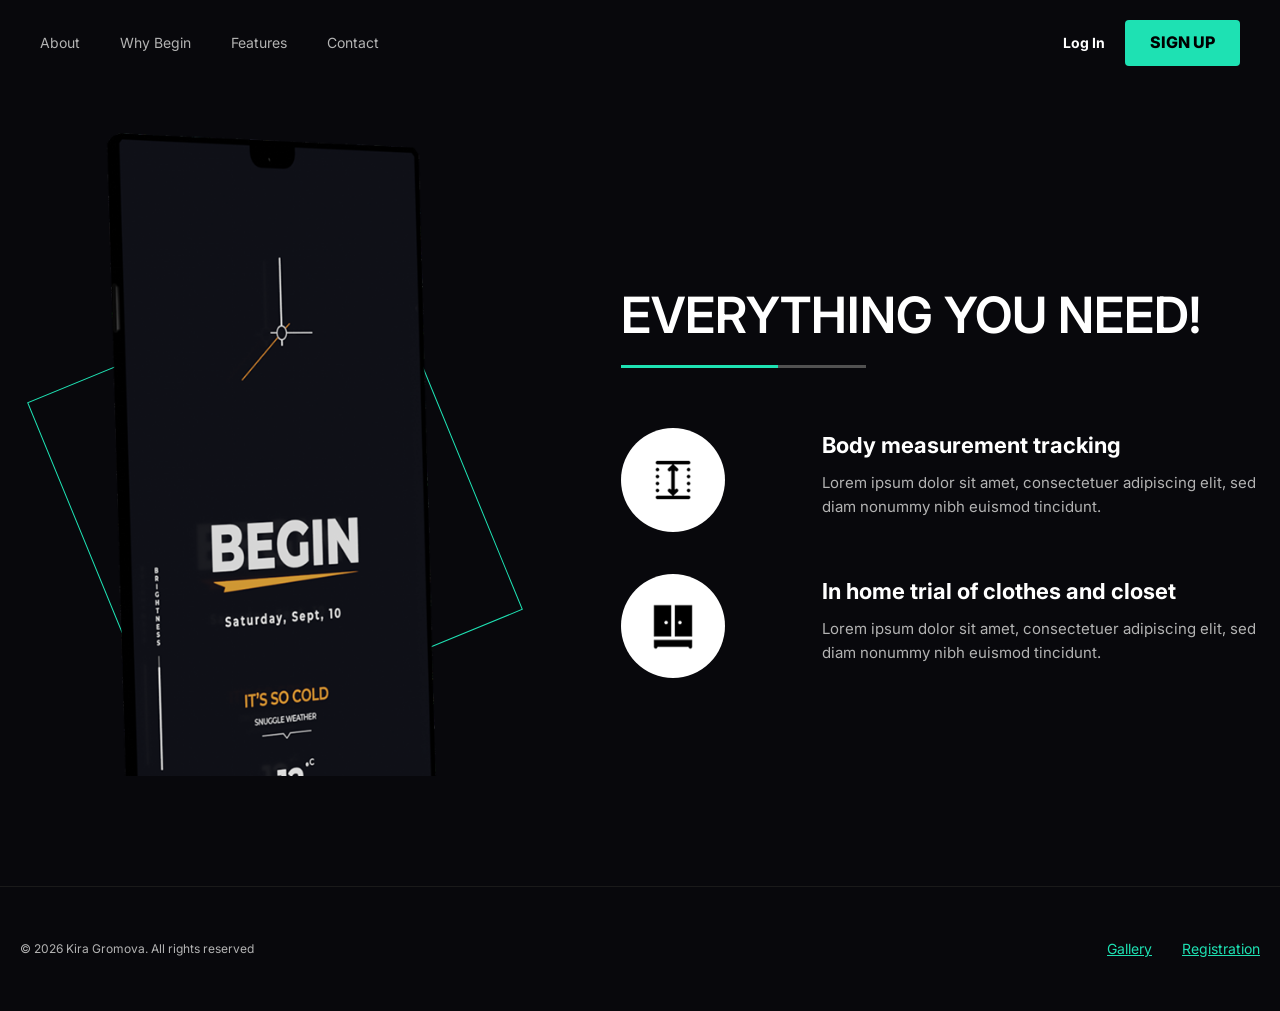
<file: index.html>
<!DOCTYPE html>
<html lang="en">
<!-- КОНТЕНТ НА АНГЛИЙСКОМ ПОЭТОМУ НЕ РУ -->

<head>
    <meta charset="UTF-8">
    <meta name="viewport" content="width=device-width, initial-scale=1.0">
    <title>Begin App | Everything You Need</title>
    <link rel="icon" href="img/favicon.png" type="image/png">
    <link href="https://fonts.googleapis.com/css2?family=Inter:wght@400;700&display=swap" rel="stylesheet">

    <link rel="stylesheet" href="css/normalize.css">
    <link rel="stylesheet" href="css/style.css">
</head>

<body>
    <a href="#main" class="skip-link">К основному контенту</a>

    <header class="header">
        <div class="container nav-container">
            <a href="index.html" class="mobile-menu-link">Menu</a>

            <nav class="nav">
                <ul class="nav-list">
                    <li><a href="index.html" class="nav-link active">About</a></li>
                    <li><a href="#" class="nav-link">Why Begin</a></li>
                    <li><a href="#" class="nav-link">Features</a></li>
                    <li><a href="#" class="nav-link">Contact</a></li>
                </ul>
            </nav>

            <div class="auth-buttons">
                <a href="login.html" class="btn-login">Log In</a>
                <a href="form.html" class="btn-signup">SIGN UP</a>
            </div>
        </div>
    </header>

    <main id="main">
        <section class="hero">
            <div class="container hero-container">
                <div class="hero-image">
                    <img src="img/phone-mockup.png" alt="Begin App Interface" class="phone-img">
                    <div class="accent-frame"></div>
                </div>

                <div class="hero-content">
                    <h1 class="main-title">EVERYTHING YOU NEED!</h1>
                    <div class="title-underline"></div>

                    <div class="features-list">
                        <article class="feature-item">
                            <div class="feature-icon">
                                <img src="img/icon-measure.png" alt="Icon">
                            </div>
                            <div class="feature-text">
                                <h2>Body measurement tracking</h2>
                                <p>Lorem ipsum dolor sit amet, consectetuer adipiscing elit, sed diam nonummy nibh
                                    euismod tincidunt.</p>
                            </div>
                        </article>

                        <article class="feature-item">
                            <div class="feature-icon">
                                <img src="img/icon-closet.png" alt="Icon">
                            </div>
                            <div class="feature-text">
                                <h2>In home trial of clothes and closet</h2>
                                <p>Lorem ipsum dolor sit amet, consectetuer adipiscing elit, sed diam nonummy nibh
                                    euismod tincidunt.</p>
                            </div>
                        </article>
                    </div>
                </div>
            </div>
        </section>
    </main>

    <footer class="footer">
        <div class="container footer-container">
            <p class="copyright">&copy; 2026 Kira Gromova. All rights reserved</p>
            <nav class="footer-nav">
                <a href="grid.html" class="footer-link">Gallery</a>
                <a href="form.html" class="footer-link">Registration</a>
            </nav>
        </div>
    </footer>
</body>

</html>
</file>
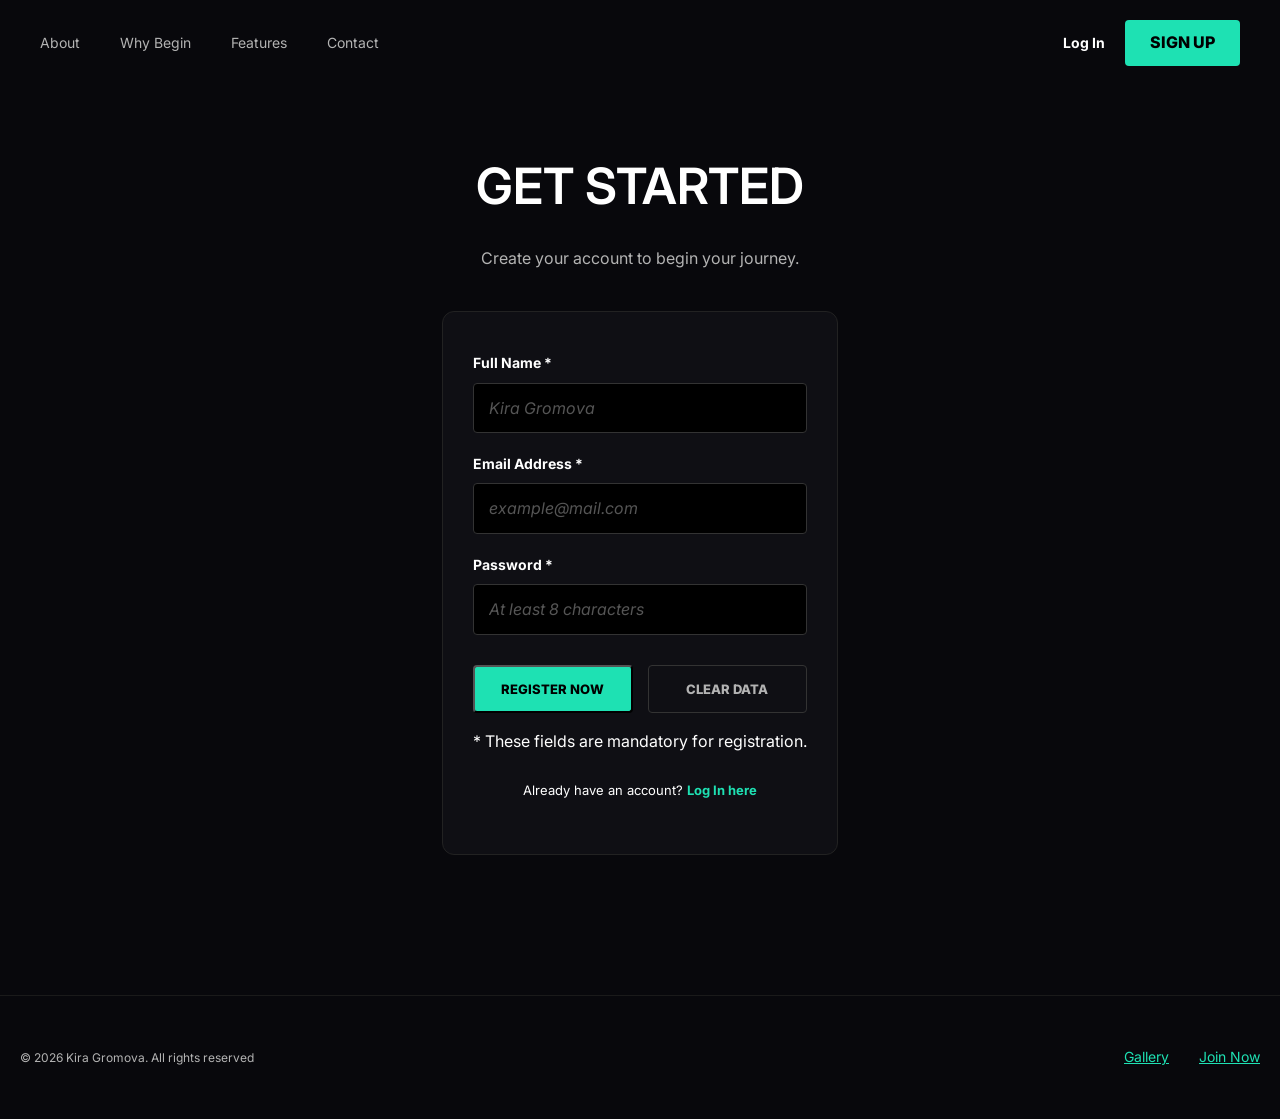
<file: form.html>
<!DOCTYPE html>
<html lang="en">

<head>
    <meta charset="UTF-8">
    <meta name="viewport" content="width=device-width, initial-scale=1.0">
    <title>Begin App | Photo Gallery</title>
    <link rel="icon" href="img/favicon.png" type="image/png">
    <link href="https://fonts.googleapis.com/css2?family=Inter:wght@400;700;800&display=swap" rel="stylesheet">
    <link rel="stylesheet" href="css/normalize.css">
    <link rel="stylesheet" href="css/style.css">
</head>

<body>
    <a href="#main" class="skip-link">Skip to content</a>

    <header class="header">
        <div class="container nav-container">
            <a href="index.html" class="mobile-menu-link">Menu</a>

            <nav class="nav">
                <ul class="nav-list">
                    <li><a href="index.html" class="nav-link">About</a></li>
                    <li><a href="#" class="nav-link">Why Begin</a></li>
                    <li><a href="#" class="nav-link">Features</a></li>
                    <li><a href="#" class="nav-link">Contact</a></li>
                </ul>
            </nav>
            <div class="auth-buttons">
                <a href="login.html" class="btn-login">Log In</a>
                <a href="form.html" class="btn-signup">SIGN UP</a>
            </div>
        </div>
    </header>

    <main id="main">
        <section class="registration-section">
            <div class="container">
                <h1 class="main-title" style="text-align: center; margin-bottom: 2rem;">Get Started</h1>
                <p style="text-align: center; color: var(--gray-text); margin-bottom: 4rem;">Create your account to
                    begin your journey.</p>

                <form action="https://httpbin.org/post" method="POST" class="auth-form">

                    <div class="form-group">
                        <label for="full-name">Full Name <span class="required-star" aria-hidden="true">*</span></label>
                        <input type="text" id="full-name" name="user_name" placeholder="Kira Gromova" required>
                    </div>

                    <div class="form-group">
                        <label for="user-email">Email Address <span class="required-star"
                                aria-hidden="true">*</span></label>
                        <input type="email" id="user-email" name="user_email" placeholder="example@mail.com" required>
                    </div>

                    <div class="form-group">
                        <label for="user-pass">Password <span class="required-star" aria-hidden="true">*</span></label>
                        <input type="password" id="user-pass" name="user_password" placeholder="At least 8 characters"
                            required>
                    </div>

                    <div class="form-controls">
                        <button type="submit" class="btn-signup">Register Now</button>
                        <button type="reset" class="btn-reset">Clear Data</button>
                    </div>

                    <p class="form-info">* These fields are mandatory for registration.</p>
                    <p class="form-switch" style="margin-top: 2.5rem; text-align: center; font-size: 1.3rem;">
                        Already have an account? <a href="login.html"
                            style="color: var(--accent-mint); font-weight: 700;">Log In here</a>
                    </p>
                </form>
            </div>
        </section>
    </main>

    <footer class="footer">
        <div class="container footer-container">
            <p class="copyright">&copy; 2026 Kira Gromova. All rights reserved</p>
            <nav class="footer-nav">
                <a href="grid.html" class="footer-link">Gallery</a>
                <a href="form.html" class="footer-link">Join Now</a>
            </nav>
        </div>
    </footer>
</body>

</html>
</file>
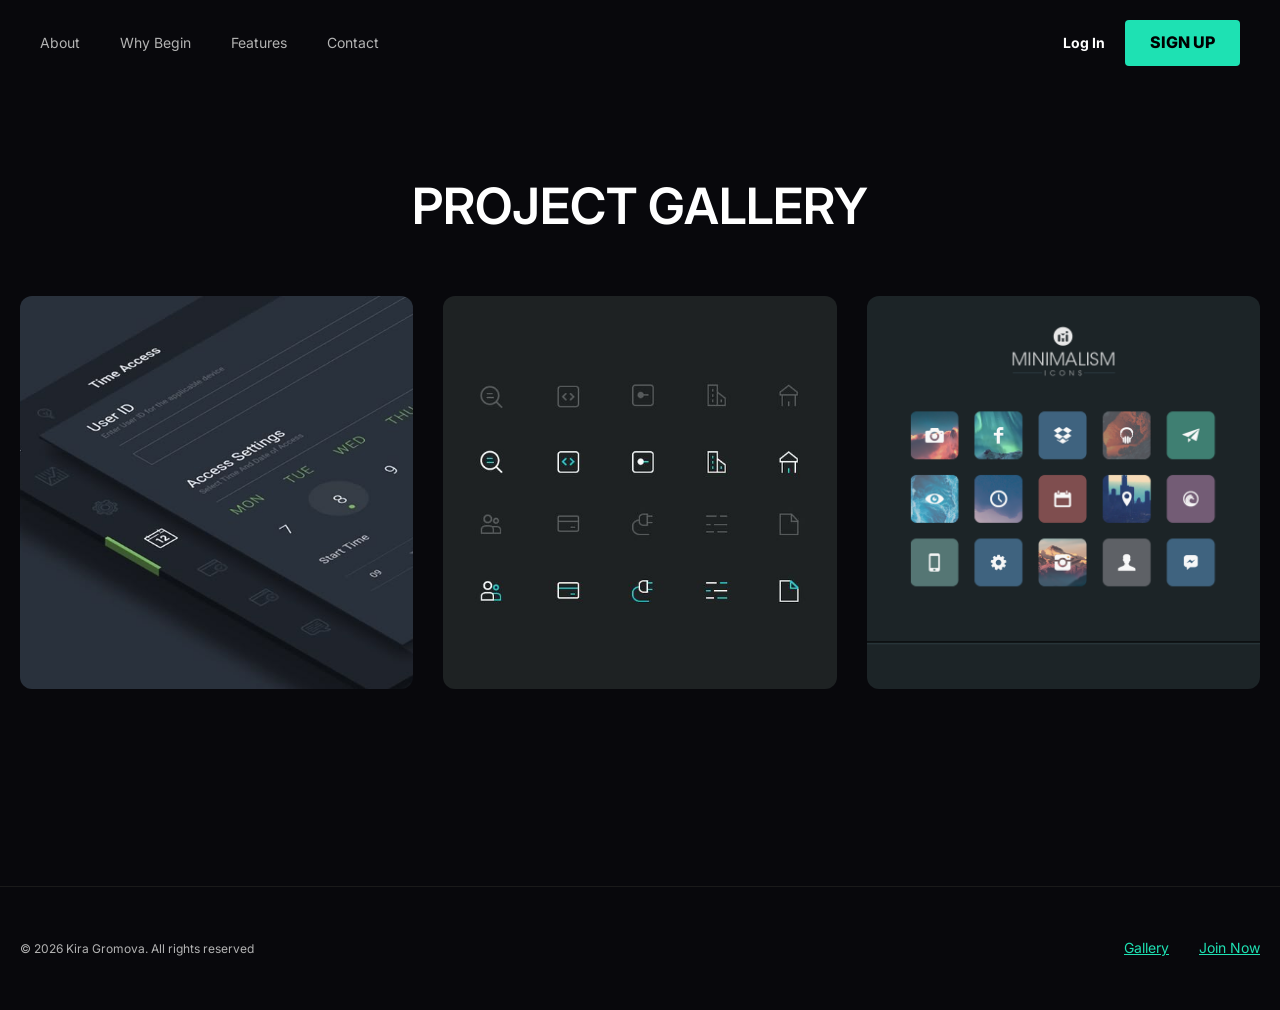
<file: grid.html>
<!DOCTYPE html>
<html lang="en">

<head>
    <meta charset="UTF-8">
    <meta name="viewport" content="width=device-width, initial-scale=1.0">
    <title>Begin App | Photo Gallery</title>
    <link rel="icon" href="img/favicon.png" type="image/png">
    <link href="https://fonts.googleapis.com/css2?family=Inter:wght@400;700;800&display=swap" rel="stylesheet">
    <link rel="stylesheet" href="css/normalize.css">
    <link rel="stylesheet" href="css/style.css">
</head>

<body>
    <a href="#main" class="skip-link">Skip to content</a>

    <header class="header">
        <div class="container nav-container">
            <a href="index.html" class="mobile-menu-link">Menu</a>

            <nav class="nav">
                <ul class="nav-list">
                    <li><a href="index.html" class="nav-link">About</a></li>
                    <li><a href="#" class="nav-link">Why Begin</a></li>
                    <li><a href="#" class="nav-link">Features</a></li>
                    <li><a href="#" class="nav-link">Contact</a></li>
                </ul>
            </nav>
            <div class="auth-buttons">
                <a href="login.html" class="btn-login">Log In</a>
                <a href="form.html" class="btn-signup">SIGN UP</a>
            </div>
        </div>
    </header>

    <main id="main">
        <section class="gallery-section">
            <div class="container">
                <h1 class="main-title" style="text-align: center; margin-bottom: 5rem;">Project Gallery</h1>

                <div class="gallery-grid">
                    <div class="gallery-item">
                        <img src="img/gallery/gallery-1.jpg" alt="User profile stats" class="gallery-img">
                        <a href="#" class="gallery-btn">View Project</a>
                    </div>
                    <div class="gallery-item">
                        <img src="img/gallery/gallery-2.jpg" alt="Life tracking dashboard" class="gallery-img">
                        <a href="#" class="gallery-btn">View Project</a>
                    </div>
                    <div class="gallery-item">
                        <img src="img/gallery/gallery-3.png" alt="Select application icons" class="gallery-img">
                        <a href="#" class="gallery-btn">View Project</a>
                    </div>
                </div>
            </div>
        </section>
    </main>

    <footer class="footer">
        <div class="container footer-container">
            <p class="copyright">&copy; 2026 Kira Gromova. All rights reserved</p>
            <nav class="footer-nav">
                <a href="grid.html" class="footer-link">Gallery</a>
                <a href="form.html" class="footer-link">Join Now</a>
            </nav>
        </div>
    </footer>
</body>

</html>
</file>
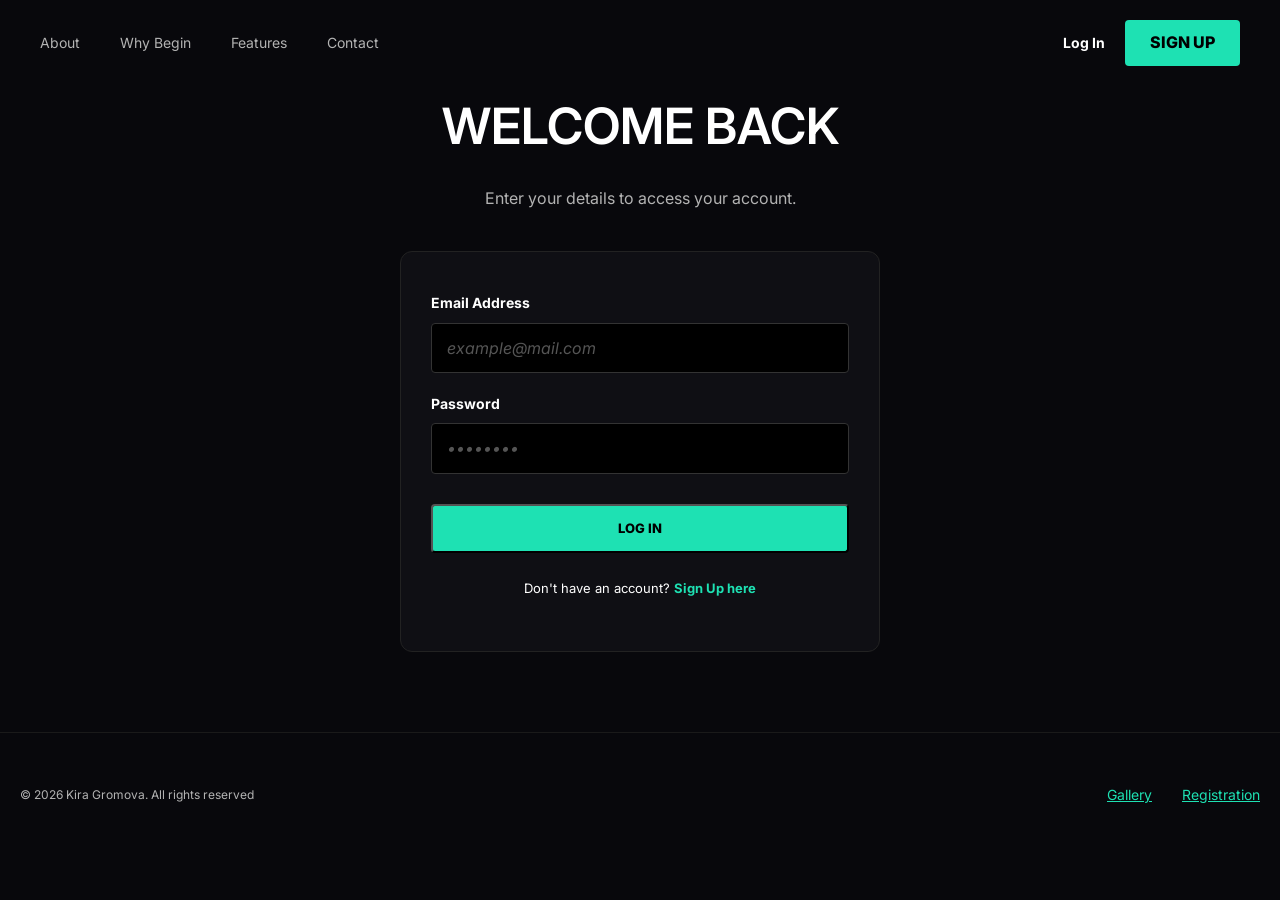
<file: login.html>
<!DOCTYPE html>
<html lang="en">
<!-- КОНТЕНТ НА АНГЛИЙСКОМ ПОЭТОМУ НЕ РУ -->

<head>
    <meta charset="UTF-8">
    <meta name="viewport" content="width=device-width, initial-scale=1.0">
    <title>Begin App | Everything You Need</title>
    <link rel="icon" href="img/favicon.png" type="image/png">
    <link href="https://fonts.googleapis.com/css2?family=Inter:wght@400;700&display=swap" rel="stylesheet">

    <link rel="stylesheet" href="css/normalize.css">
    <link rel="stylesheet" href="css/style.css">
</head>

<body>
    <a href="#main" class="skip-link">К основному контенту</a>

    <header class="header">
        <div class="container nav-container">
            <a href="index.html" class="mobile-menu-link">Menu</a>

            <nav class="nav">
                <ul class="nav-list">
                    <li><a href="index.html" class="nav-link active">About</a></li>
                    <li><a href="#" class="nav-link">Why Begin</a></li>
                    <li><a href="#" class="nav-link">Features</a></li>
                    <li><a href="#" class="nav-link">Contact</a></li>
                </ul>
            </nav>

            <div class="auth-buttons">
                <a href="login.html" class="btn-login">Log In</a>
                <a href="form.html" class="btn-signup">SIGN UP</a>
            </div>
        </div>
    </header>

    <main id="main">
        <section class="auth-section">
            <div class="container">
                <h1 class="main-title" style="text-align: center; margin-bottom: 2rem;">Welcome Back</h1>
                <p style="text-align: center; color: var(--gray-text); margin-bottom: 4rem;">Enter your details to
                    access your account.</p>

                <form action="https://httpbin.org/post" method="POST" class="auth-form">
                    <div class="form-group">
                        <label for="login-email">Email Address</label>
                        <input type="email" id="login-email" name="login_email" placeholder="example@mail.com" required>
                    </div>

                    <div class="form-group">
                        <label for="login-pass">Password</label>
                        <input type="password" id="login-pass" name="login_password" placeholder="••••••••" required>
                    </div>

                    <div class="form-controls">
                        <button type="submit" class="btn-signup">Log In</button>
                    </div>

                    <p class="form-switch" style="margin-top: 2.5rem; text-align: center; font-size: 1.3rem;">
                        Don't have an account? <a href="form.html"
                            style="color: var(--accent-mint); font-weight: 700;">Sign Up here</a>
                    </p>
                </form>
            </div>
        </section>
    </main>

    <footer class="footer">
        <div class="container footer-container">
            <p class="copyright">&copy; 2026 Kira Gromova. All rights reserved</p>
            <nav class="footer-nav">
                <a href="grid.html" class="footer-link">Gallery</a>
                <a href="form.html" class="footer-link">Registration</a>
            </nav>
        </div>
    </footer>
</body>

</html>
</file>
<file: css/style.css>
:root {
    font-size: 62.5%;
    --bg-dark: #08080C;
    --text-white: #ffffff;
    --accent-mint: #1EE1B3;
    --gray-text: #B3B3B3;
    --transition: all 0.3s ease;
}

*,
*::before,
*::after {
    box-sizing: border-box;
}

body {
    background-color: var(--bg-dark);
    color: var(--text-white);
    font-family: 'Inter', sans-serif;
    font-size: 1.6rem;
    line-height: 1.6;
    margin: 0;
    overflow-x: hidden;
    /* Защита от горизонтального скролла \ Block horizontal scroll*/
}

.container {
    max-width: 153.9rem;
    margin: 0 auto;
    padding: 0 2rem;
}

/* --- HEADER --- */

.mobile-menu-link {
    display: none;
    color: var(--text-white);
    font-size: 1.4rem;
    font-weight: 100;
    text-decoration: none;
}

.header {
    background: transparent;
    padding: 2rem 0;
}

.nav-container {
    display: flex;
    justify-content: space-between;
    align-items: center;
    padding: 0 10rem;
}

.nav-list {
    display: flex;
    list-style: none;
    gap: 9.3rem;
    margin: 0;
    padding: 0;
}

.nav-list a {
    font-size: 1.4rem;
    color: var(--gray-text);
    text-transform: capitalize;
}

.nav-list a:hover {
    color: var(--accent-mint);
}

.auth-buttons {
    display: flex;
    align-items: center;
    gap: 2rem;
}

.btn-login {
    font-weight: bold;
    font-size: 1.4rem;
}

.btn-signup {
    background-color: var(--accent-mint);
    color: #000;
    font-weight: 800;
    padding: 1rem 2.5rem;
    border-radius: 4px;
    text-transform: uppercase;
}

/* --- HERO SECTION --- */
.hero-container {
    display: flex;
    align-items: flex-start;
    justify-content: space-between;
    gap: 21.8rem;
    height: 76.9rem;
    padding: 0;
}

.hero-image {
    position: relative;
    display: flex;
    justify-content: center;
    align-items: center;
    flex: 0 0 auto;
}

.phone-img {
    position: relative;
    z-index: 2;
    width: 61rem;
    height: auto;
    max-height: 76.9rem;
}

.accent-frame {
    position: absolute;
    width: 44rem;
    height: 44rem;
    border: 1px solid var(--accent-mint);
    z-index: 1;
    top: 59%;
    left: 50%;
    transform: translate(-50%, -50%) rotate(-22.32deg);
    pointer-events: none;
}

.hero-content {
    padding-top: 6.0rem;
    width: 65.9rem;
    flex: 0 0 auto;
}

.main-title {
    font-size: 5rem;
    font-weight: 600;
    text-transform: uppercase;
    white-space: nowrap;
    margin: 0;
}

.title-underline {
    width: 24.5rem;
    height: 0.3rem;
    background: linear-gradient(90deg, #1EE1B3 64.08%, #515151 64.08%);
    margin: 1rem 0 11.5rem 0;
}

.features-list {
    display: flex;
    flex-direction: column;
    gap: 4.2rem;
}

.feature-item {
    display: flex;
    align-items: flex-start;
    gap: 9.7rem;
    width: 100%;
}

.feature-icon {
    background: #fff;
    border-radius: 50%;
    width: 10.4rem;
    height: 10.4rem;
    display: flex;
    align-items: center;
    justify-content: center;
    flex-shrink: 0;
}

.feature-icon img {
    width: 5.2rem;
    height: auto;
}

.feature-text h2 {
    font-size: 2.2rem;
    margin: 0 0 0.8rem 0;
    color: var(--text-white);
}

.feature-text p {
    color: var(--gray-text);
    font-size: 1.5rem;
    margin: 0;
}

/* --- UTILS & FOOTER --- */
a {
    text-decoration: none;
    color: inherit;
    transition: var(--transition);
}

.skip-link {
    position: absolute;
    top: -100rem;
    left: 2rem;
    background: var(--accent-mint);
    color: #000;
    padding: 1.5rem 2.5rem;
    z-index: 1000;
    font-weight: 800;
    text-transform: uppercase;
    transition: top 0.2s ease;
}

.skip-link:focus {
    top: 0;
}

.footer {
    padding: 4rem 0;
    border-top: 1px solid #1A1A1A;
    margin-top: 8rem;
}

.footer-container {
    display: flex;
    justify-content: space-between;
    align-items: center;
}

.copyright {
    color: var(--gray-text);
    font-size: 1.2rem;
}

.footer-nav {
    display: flex;
    gap: 3rem;
}

.footer-link {
    font-size: 1.4rem;
    color: var(--accent-mint);
    text-decoration: underline;
}

/* --- SECTION GALLERY --- */
.gallery-section {
    padding: 8rem 0;
    min-height: 80vh;
}

.gallery-grid {
    display: grid;
    grid-template-columns: repeat(auto-fit, minmax(35rem, 1fr));
    gap: 3rem;
    justify-content: center;
}

.gallery-item {
    display: grid;
    grid-template-areas: "content";
    aspect-ratio: 1 / 1;
    border-radius: 1.2rem;
    overflow: hidden;
    background-color: var(--bg-dark);
    max-width: 50rem;
    /* !IMPORTANT! Ограничитель, чтобы на широких экранах не разносило */
    justify-self: center;
}

.gallery-img {
    grid-area: content;
    width: 100%;
    height: 100%;
    object-fit: cover;
    transition: transform 0.4s ease, filter 0.4s ease;
}

.gallery-btn {
    grid-area: content;
    align-self: center;
    justify-self: center;
    z-index: 2;
    padding: 1.5rem 3rem;
    background-color: var(--accent-mint);
    color: #000;
    font-weight: 800;
    text-transform: uppercase;
    font-size: 1.4rem;
    border-radius: 0.4rem;
    opacity: 0;
    transform: scale(0.8) rotate(-5deg);
    transition: all 0.3s ease;
}

.gallery-item:hover .gallery-img {
    transform: scale(1.1);
    filter: brightness(0.4);
}

.gallery-item:hover .gallery-btn {
    opacity: 1;
    transform: scale(1) rotate(0deg);
    box-shadow: 0 10px 20px rgba(30, 225, 179, 0.3);
}

.gallery-btn:hover {
    background-color: var(--text-white);
    transform: scale(1.05);
}

.btn-signup:active,
.gallery-btn:active {
    transform: scale(0.95);
}

.nav-list a:focus,
.btn-login:focus,
.btn-signup:focus,
.gallery-btn:focus {
    outline: 2px solid var(--accent-mint);
    outline-offset: 4px;
}

::selection {
    background-color: var(--accent-mint);
    color: #000;
}

.registration-section {
    padding: 6rem 2rem;
    min-height: 80vh;
    display: flex;
    align-items: center;
}

.auth-form {
    width: 100%;
    max-width: 48rem;
    margin: 0 auto;
    background: #0f0f14;
    padding: 4rem 3rem;
    border-radius: 1.2rem;
    border: 1px solid #222;
}

.form-group {
    display: flex;
    flex-direction: column;
    gap: 0.8rem;
    margin-bottom: 2rem;
}

.form-group label {
    font-size: 1.4rem;
    font-weight: 700;
}

.form-group input {
    width: 100%;
    background: #000;
    border: 1px solid #333;
    padding: 1.5rem;
    border-radius: 0.4rem;
    color: #fff;
    font-family: inherit;
    font-size: 1.6rem;
    transition: var(--transition);
}

.form-group input::placeholder {
    color: #555;
    font-style: italic;
}

.form-controls {
    display: flex;
    gap: 1.5rem;
    margin-top: 3rem;
    flex-wrap: wrap;
}

.form-controls button {
    flex: 1 1 15rem;
    padding: 1.5rem 2rem;
    cursor: pointer;
    font-weight: 800;
    text-transform: uppercase;
    font-size: 1.3rem;
    border-radius: 0.4rem;
}

.btn-reset {
    background: transparent;
    color: var(--gray-text);
    border: 1px solid #333;
    transition: var(--transition);
}

.btn-reset:hover {
    border-color: #fff;
    color: #fff;
}

/* -------------------------------------------------- MEDIA QUERIES --------------------------------------------------*/

/* Мой экран (1600 ширина) */
@media (max-width: 1600px) {
    .container {
        max-width: 140rem;
    }

    .hero-container {
        gap: 5rem;
        height: auto;
        padding: 3rem 0;
        align-items: center;
    }

    .phone-img {
        width: 55rem;
        object-fit: contain;
    }

    .accent-frame {
        width: 38rem;
        height: 38rem;
    }

    .title-underline {
        margin-bottom: 6rem;
    }

    .nav-container {
        padding: 0 4rem;
    }

    .nav-list {
        gap: 4rem;
    }
}

/* Мой экран (высота 529px) */
@media (max-height: 600px) {
    .hero-container {
        min-height: auto;
        padding-top: 2rem;
    }

    .main-title {
        font-size: 3.5rem;
    }

    .title-underline {
        margin-bottom: 5rem;
    }
}

@media (min-width: 601px) and (max-width: 1024px) {
    .container {
        max-width: 90%;
        padding: 0 3rem;
    }

    .hero-container {
        flex-direction: row;
        justify-content: space-between;
        align-items: center;
        gap: 3rem;
        padding: 5rem 0;
    }

    .hero-content {
        flex: 1;
        max-width: 55%;
    }

    .main-title {
        font-size: 3.2rem;
        text-align: left;
        white-space: normal;
    }

    .title-underline {
        margin: 2rem 0 4rem 0;
    }

    .features-list {
        gap: 3rem;
    }

    .feature-item {
        gap: 2rem;
    }

    .feature-icon {
        width: 7rem;
        height: 7rem;
    }

    .hero-image {
        flex: 1;
        display: flex;
        justify-content: flex-end;
    }

    .phone-img {
        width: 35rem;
        max-width: 100%;
    }

    .accent-frame {
        width: 25rem;
        height: 25rem;
        right: -2rem;
    }

    .nav-list {
        display: none;
    }
    .mobile-menu-link {
        display: block;
    }
}

@media (max-width: 600px) {
    .nav-list {
        display: none;
    }

    .mobile-menu-link {
        display: block;
    }

    .nav-container {
        display: flex;
        justify-content: space-between;
        align-items: center;
        padding: 0 2rem;
    }

    .hero-container {
        flex-direction: column;
        height: auto;
        padding: 4rem 2rem;
        gap: 5rem;
        align-items: flex-start;
    }

    .hero-content {
        order: 1;
        width: 100%;
        padding-top: 0;
    }

    .main-title {
        white-space: nowrap;
        font-size: 5.5vw;
        text-align: left;
        margin: 0;
    }

    .title-underline {
        margin: 4rem 0 6rem 0;
        width: 13.3rem;
        height: 0.2rem;
        background: linear-gradient(90deg, var(--accent-mint) 65%, #333 35%);
    }

    .features-list {
        display: flex;
        flex-direction: column;
        gap: 4rem;
        padding: 0 2rem;
        align-items: flex-start;
    }

    .feature-item {
        display: flex;
        flex-direction: row;
        align-items: flex-start;
        gap: 4rem;
        width: 100%;
    }

    .feature-icon {
        flex-shrink: 0;
        width: 4.9rem;
        height: 4.9rem;
        background-color: #fff;
        border-radius: 50%;
        display: flex;
        align-items: center;
        justify-content: center;
    }

    .feature-icon img {
        width: 3rem;
        height: 3rem;
        object-fit: contain;
    }

    .feature-text {
        text-align: left;
    }

    .feature-text h2 {
        color: #fff;
        font-size: 1.7rem;
        font-weight: 700;
        line-height: 1.2;
        margin-bottom: 0.8rem;
        margin-top: 0.5rem;
    }

    .feature-text p {
        color: #ccc;
        font-size: 1.2rem;
        line-height: 1.5;
        font-weight: 400;
    }

    .hero-image {
        order: 3;
    }

    .phone-img {
        width: 100%;
        max-width: 35rem;
    }

    .accent-frame {
        width: 25rem;
        height: 25rem;
        border-width: 3px;
    }
}

@media (max-width: 480px) {
    .auth-form {
        padding: 3rem 2rem;
    }

    .main-title {
        font-size: 2.8rem;
    }

    .form-controls {
        flex-direction: column;
    }

    .form-controls button {
        width: 100%;
        flex: none;
    }
}

/* Если экран очень низкий*/
@media (max-height: 600px) {
    .registration-section {
        padding: 2rem 0;
    }
}

/* Для совсем узких экранов (320px) */
@media (max-width: 360px) {
    .main-title {
        font-size: 5.5vw;
    }

    .feature-item {
        gap: 1.5rem;
    }
}
</file>
